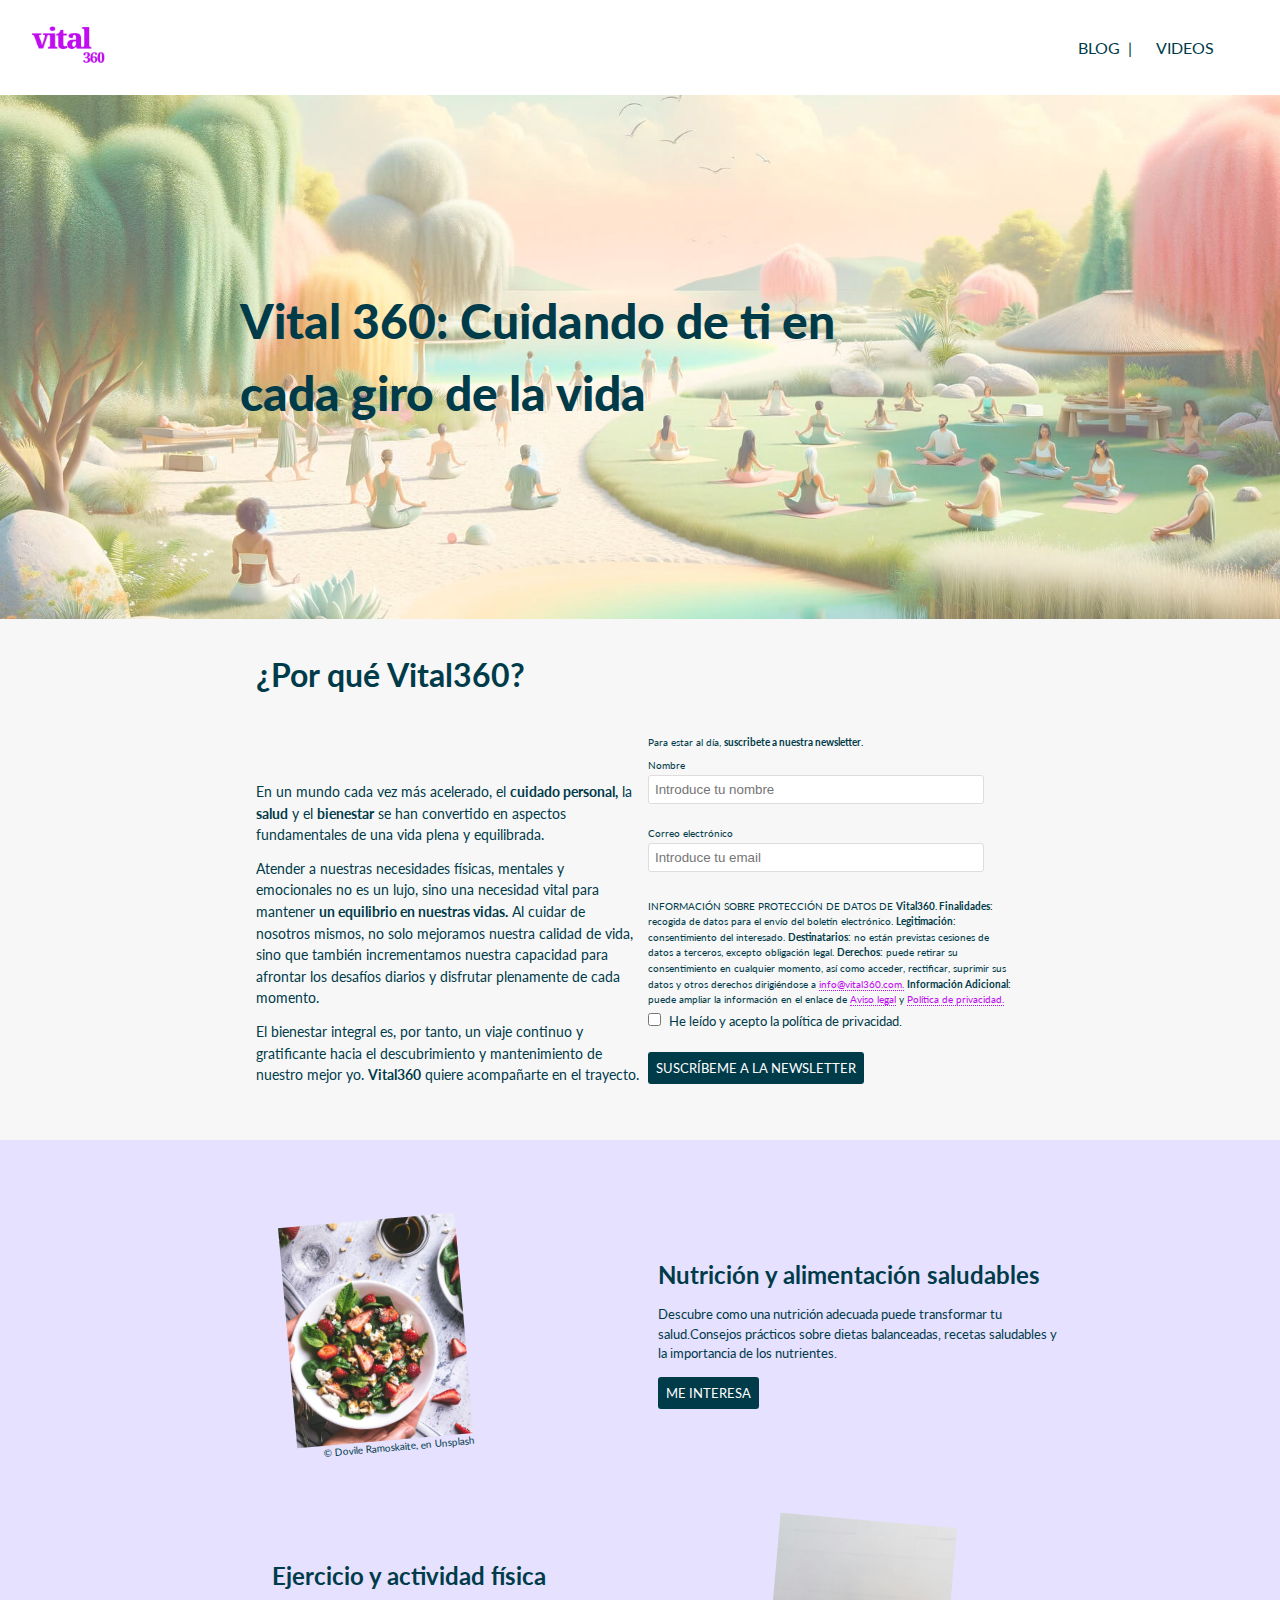
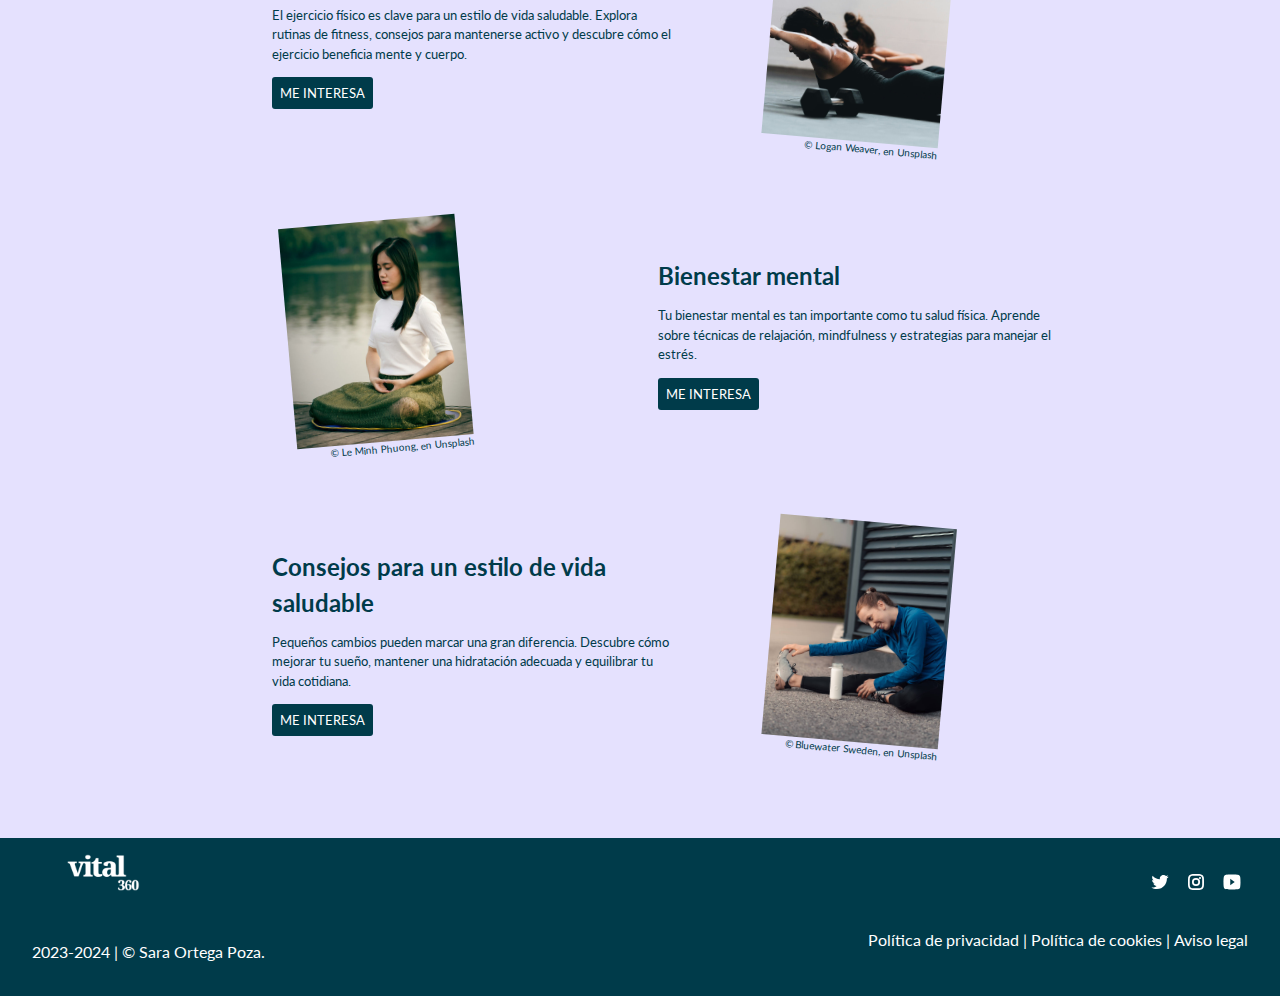
<file: index.html>
<!DOCTYPE html>
<html lang="es">
  <head>
    <meta charset="UTF-8" />
    <meta name="viewport" content="width=device-width, initial-scale=1.0" />
    <title>Vital 360 | Cuidando de ti en cada giro de la vida</title>
    <meta
      name="description"
      content="Bienvenido al sitio oficial de Vital 360, nos importa el cuidado personal, la salud y tu bienestar"
    />
    <link rel="icon" type="image/png" sizes="32x32" href="favicon.png" />
    <link rel="preconnect" href="https://fonts.googleapis.com" />
    <link rel="preconnect" href="https://fonts.gstatic.com" crossorigin />
    <link
      href="https://fonts.googleapis.com/css2?family=Lato:wght@400;700;900&family=Noto+Serif:wght@600&display=swap"
      rel="stylesheet"
    />
    <link rel="stylesheet" href="estilos.css"/>
  </head>
  <body>
    <header>
      <div class="container">
        <nav>
          <a href="index.html"
            ><img
              src="logoVital360.svg"
              class="logo-cabecera"
              alt="Vital 360 logo"
              width="73"
              height="89"
          /></a>
          <ul>
            <li><a href="blog.html">BLOG</a></li>
            <li>|</li>
            <li><a href="videos.html">VIDEOS</a></li>
          </ul>
        </nav>
      </div>
    </header>
    <main>
      <div class="container">
        <div id="seccion1">
          <h1 id="titulo">Vital 360: Cuidando de ti en cada giro de la vida</h1>
        </div>
        <div id="seccion2">
          <div class="parte1">
            <h2>¿Por qué Vital360?</h2>
          </div>
          <div class="parrafos">
            <p>
              En un mundo cada vez más acelerado, el
              <b>cuidado personal,</b> la <b>salud</b> y el <b>bienestar</b> se
              han convertido en aspectos fundamentales de una vida plena y
              equilibrada.
            </p>
            <p>
              Atender a nuestras necesidades físicas, mentales y emocionales no
              es un lujo, sino una necesidad vital para mantener
              <b>un equilibrio en nuestras vidas.</b> Al cuidar de nosotros
              mismos, no solo mejoramos nuestra calidad de vida, sino que
              también incrementamos nuestra capacidad para afrontar los desafíos
              diarios y disfrutar plenamente de cada momento.
            </p>
            <p>
              El bienestar integral es, por tanto, un viaje continuo y
              gratificante hacia el descubrimiento y mantenimiento de nuestro
              mejor yo. <b>Vital360</b> quiere acompañarte en el trayecto.
            </p>
          </div>
          <form>
            <div class="parte2">
              <p>Para estar al día, <b>suscribete a nuestra newsletter.</b></p>
              <ul>
                <li>
                  <label for="name">Nombre</label>
                  <input
                    type="text"
                    id="name"
                    name="name"
                    placeholder="Introduce tu nombre"
                    pattern="[a-zA-ZàáâäãåąčćęèéêëėįìíîïłńòóôöõøùúûüųūÿýżźñçčšžÀÁÂÄÃÅĄĆČĖĘÈÉÊËÌÍÎÏĮŁŃÒÓÔÖÕØÙÚÛÜŲŪŸÝŻŹÑßÇŒÆČŠŽ∂ð ,.'\-]{3,64}"
                    title="Solo caracteres alfabéticos. Un mínimo de 3 y un máximo de 64 caracteres"
                  />
                </li>
                <li>
                  <label for="email">Correo electrónico</label>
                  <input
                    type="email"
                    id="email"
                    name="email"
                    placeholder="Introduce tu email"
                  />
                </li>
              </ul>
              <div id="informacion">
                <p>
                  INFORMACIÓN SOBRE PROTECCIÓN DE DATOS DE
                  <b>Vital360. Finalidades:</b> recogida de datos para el envío
                  del boletín electrónico. <b>Legitimación:</b> consentimiento
                  del interesado. <b>Destinatarios:</b> no están previstas
                  cesiones de datos a terceros, excepto obligación legal.
                  <b>Derechos:</b> puede retirar su consentimiento en cualquier
                  momento, así como acceder, rectificar, suprimir sus datos y
                  otros derechos dirigiéndose a
                  <a href="mailto:info@vital360.com">info@vital360.com.</a>
                  <b>Información Adicional:</b> puede ampliar la información en
                  el enlace de <a href="#">Aviso legal</a> y
                  <a href="#">Política de privacidad.</a>
                </p>
              </div>
            </div>
            <div>
              <label for="politica"
                ><input type="checkbox" name="terms" id="politica" required />He
                leído y acepto la política de privacidad.
              </label>
            </div>
            <div>
              <button type="submit">SUSCRÍBEME A LA NEWSLETTER</button>
            </div>
          </form>
        </div>
      </div>
      <div id="seccion3">
        <figure id="bloc1">
          <img src="home-bloc1.jpg" alt="Un bowl con comida saludable" />
          <figcaption>&copy; Dovile Ramoskaite, en Unsplash</figcaption>
        </figure>
        <div id="bloc5">
          <h3>Nutrición y alimentación saludables</h3>
          <p id="introduccion">
            Descubre como una nutrición adecuada puede transformar tu
            salud.Consejos prácticos sobre dietas balanceadas, recetas
            saludables y la importancia de los nutrientes.
          </p>
          <a href="#">ME INTERESA</a>
        </div>
        <figure id="bloc2">
          <img src="home-bloc2.jpg" alt="Un bowl con comida saludable" />
          <figcaption>&copy; Logan Weaver, en Unsplash</figcaption>
        </figure>
        <div id="bloc6">
          <h3>Ejercicio y actividad física</h3>
          <p>
            El ejercicio físico es clave para un estilo de vida saludable.
            Explora rutinas de fitness, consejos para mantenerse activo y
            descubre cómo el ejercicio beneficia mente y cuerpo.
          </p>
          <a href="#">ME INTERESA</a>
        </div>
        <figure id="bloc3">
          <img src="home-bloc3.jpg" alt="Una mujer meditando" />
          <figcaption>&copy; Le Minh Phuong, en Unsplash</figcaption>
        </figure>
        <div id="bloc7">
          <h3>Bienestar mental</h3>
          <p>
            Tu bienestar mental es tan importante como tu salud física. Aprende
            sobre técnicas de relajación, mindfulness y estrategias para manejar
            el estrés.
          </p>
          <a href="#">ME INTERESA</a>
        </div>
        <figure id="bloc4">
          <img
            src="home-bloc4.jpg"
            alt="Una mujer haciendo estiramientos"
          />
          <figcaption>&copy; Bluewater Sweden, en Unsplash</figcaption>
        </figure>
        <div id="bloc8">
          <h3>Consejos para un estilo de vida saludable</h3>
          <p>
            Pequeños cambios pueden marcar una gran diferencia. Descubre cómo
            mejorar tu sueño, mantener una hidratación adecuada y equilibrar tu
            vida cotidiana.
          </p>
          <a href="#">ME INTERESA</a>
        </div>
      </div>
    </main>
    <footer>
      <div class="container">
        <img
          src="logoVital360-n.svg"
          class="imagenFooter"
          alt="Vital 360 logo"
          width="143"
          height="149"
        />
        <p class="copyright">2023-2024 | &copy; Sara Ortega Poza.</p>
        <ul id="redes">
          <li>
            <a href=""
              ><img src="twitter.svg" alt="twitter" width="24" height="24"
            /></a>
          </li>
          <li>
            <a href=""
              ><img
                src="instagram.svg"
                alt="instagram"
                width="24"
                height="24"
            /></a>
          </li>
          <li>
            <a href=""
              ><img src="youtube.svg" alt="youtube" width="24" height="24"
            /></a>
          </li>
        </ul>
        <ul>
          <li><a href="">Política de privacidad</a></li>
          <li>|</li>
          <li>
            <a href="">Política de <span lang="en">cookies</span></a>
          </li>
          <li>|</li>
          <li><a href="">Aviso legal</a></li>
        </ul>
      </div>
    </footer>
  </body>
</html>
</file>
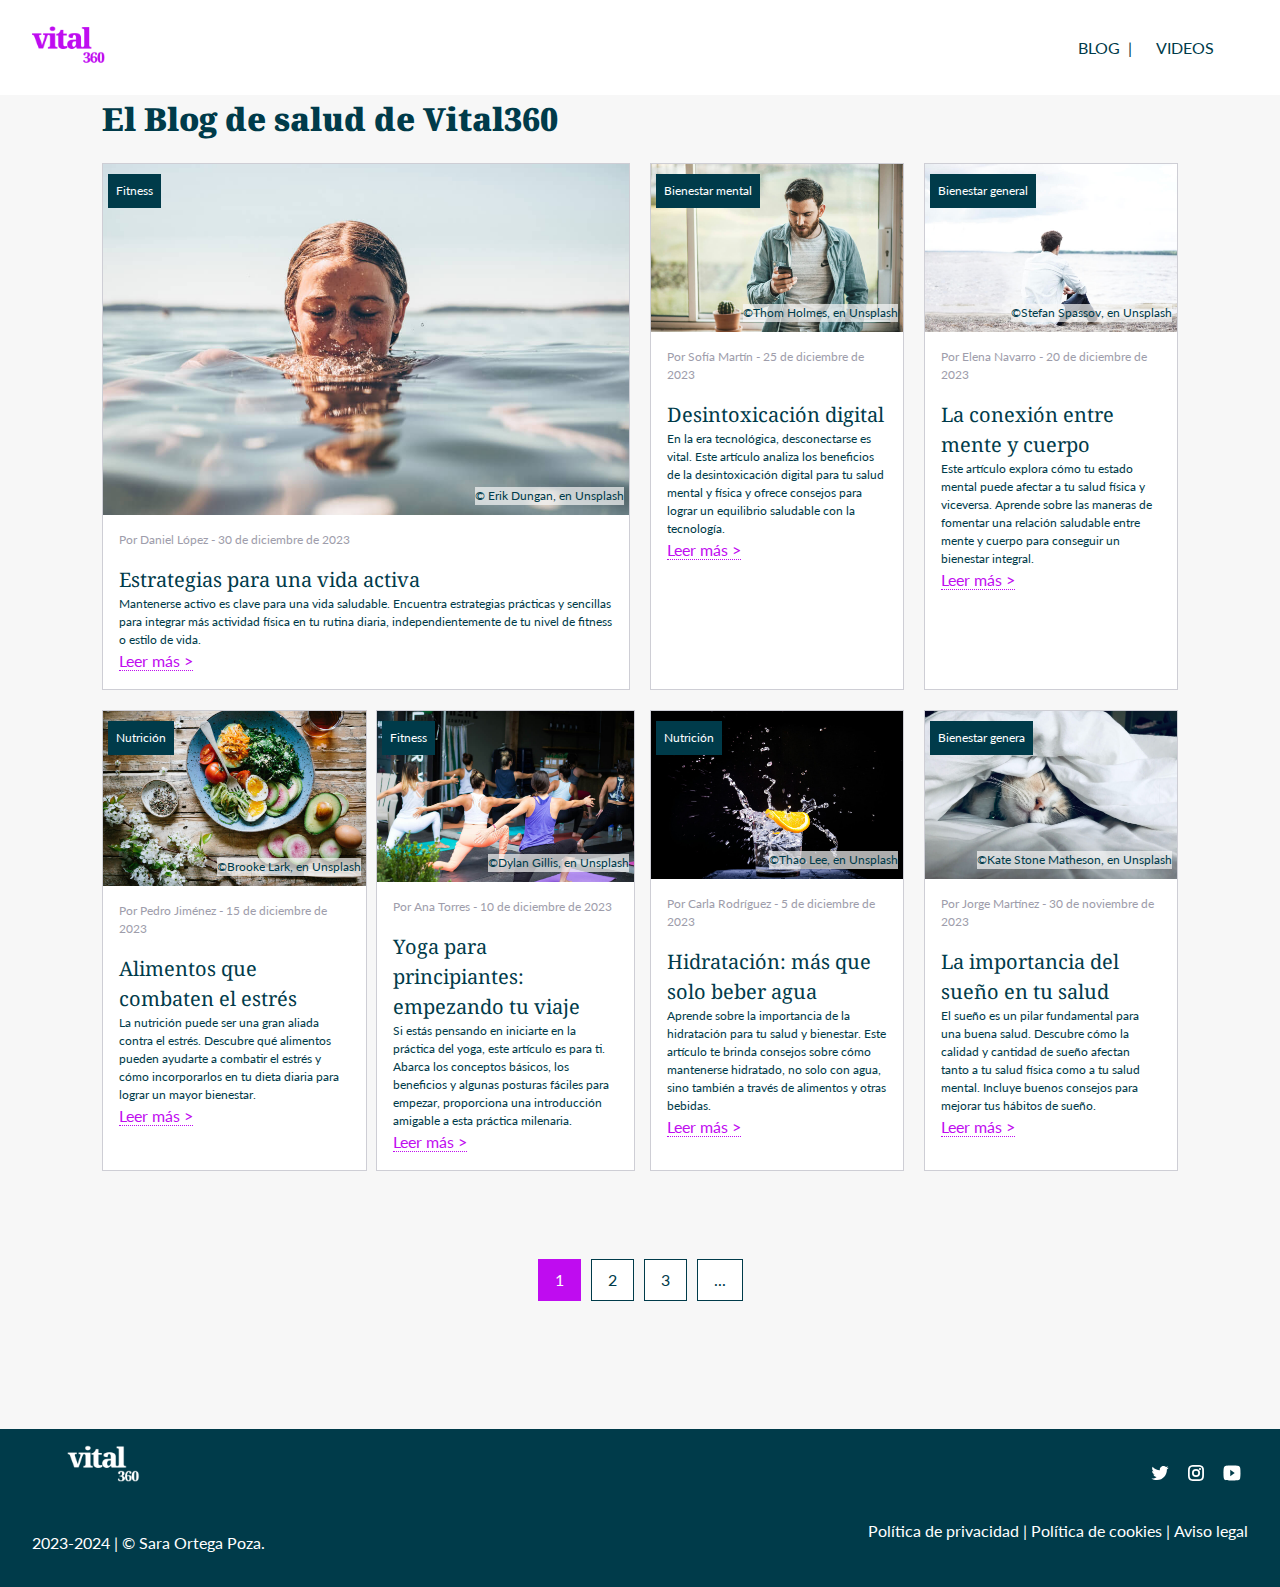
<file: blog.html>
<!DOCTYPE html>
<html lang="es">
  <head>
    <meta charset="UTF-8" />
    <meta name="viewport" content="width=device-width, initial-scale=1.0" />
    <title>Vital 360 | Cuidando de ti en cada giro de la vida</title>
    <meta
      name="description"
      content="Bienvenido al sitio oficial de Vital 360, nos importa el cuidado personal, la salud y tu bienestar"
    />
    <link rel="icon" type="image/png" sizes="32x32" href="img/favicon.png" />
    <link rel="preconnect" href="https://fonts.googleapis.com" />
    <link rel="preconnect" href="https://fonts.gstatic.com" crossorigin />
    <link
      href="https://fonts.googleapis.com/css2?family=Lato:wght@400;700;900&family=Noto+Serif:wght@600&display=swap"
      rel="stylesheet"
    />
    <link rel="stylesheet" href="estilos.css" />
  </head>
  <body>
    <header>
      <div class="container">
        <nav>
         <a href="index.html"
            ><img
              src="logoVital360.svg"
              class="logo-cabecera"
              alt="Vital 360 logo"
              width="73"
              height="89"
          /></a>
          <ul>
            <li><a href="blog.html">BLOG</a></li>
            <li>|</li>
            <li><a href="videos.html">VIDEOS</a></li>
          </ul>
        </nav>
      </div>
    </header>
    <main id="blog">
      <h1>El Blog de salud de Vital360</h1>
      <article id="Figura1">
        <div class="bloque1">
          <img
            src="estrategias-vida-activa.jpg"
            alt="Una chica en el mar"
          />
          <a href="">Fitness</a>
          <div>&copy; Erik Dungan, en Unsplash</div>
        </div>
        <div class="bloque2">
          <p class="autor">Por Daniel López - 30 de diciembre de 2023</p>
          <h2><a href="entrada.html">Estrategias para una vida activa</a></h2>
          <p>
            Mantenerse activo es clave para una vida saludable. Encuentra
            estrategias prácticas y sencillas para integrar más actividad física
            en tu rutina diaria, independientemente de tu nivel de fitness o
            estilo de vida.
          </p>
          <a href="entrada.html">Leer más ></a>
        </div>
      </article>
      <article id="Figura2">
        <div class="bloque1">
          <img
            src="desintoxicacion-digital.jpg"
            alt="Un chico mirando el movíl"
          />
          <a href="">Bienestar mental</a>
          <div>&copy;Thom Holmes, en Unsplash</div>
        </div>
        <div class="bloque2">
          <p class="autor">Por Sofía Martín - 25 de diciembre de 2023</p>
          <h2><a href="">Desintoxicación digital</a></h2>
          <p>
            En la era tecnológica, desconectarse es vital. Este artículo analiza
            los beneficios de la desintoxicación digital para tu salud mental y
            física y ofrece consejos para lograr un equilibrio saludable con la
            tecnología.
          </p>
          <a href="">Leer más ></a>
        </div>
      </article>
      <article id="Figura3">
        <div class="bloque1">
          <img
            src="conexion-mente-cuerpo.jpg"
            alt="Un chico mirando al mar"
          />
          <a href="">Bienestar general</a>
          <div>&copy;Stefan Spassov, en Unsplash</div>
        </div>
        <div class="bloque2">
          <p class="autor">Por Elena Navarro - 20 de diciembre de 2023</p>
          <h2><a href="">La conexión entre mente y cuerpo</a></h2>
          <p>
            Este artículo explora cómo tu estado mental puede afectar a tu salud
            física y viceversa. Aprende sobre las maneras de fomentar una
            relación saludable entre mente y cuerpo para conseguir un bienestar
            integral.
          </p>
          <a href="">Leer más ></a>
        </div>
      </article>
      <article id="Figura4">
        <div class="bloque1">
          <img
            src="alimentos-combaten-estres.jpg"
            alt="Alimentos sobre una mesa"
          />
          <a href="">Nutrición</a>
          <div>&copy;Brooke Lark, en Unsplash</div>
        </div>
        <div class="bloque2">
          <p class="autor">Por Pedro Jiménez - 15 de diciembre de 2023</p>
          <h2><a href="">Alimentos que combaten el estrés</a></h2>
          <p>
            La nutrición puede ser una gran aliada contra el estrés. Descubre
            qué alimentos pueden ayudarte a combatir el estrés y cómo
            incorporarlos en tu dieta diaria para lograr un mayor bienestar.
          </p>
          <a href="">Leer más ></a>
        </div>
      </article>
      <article id="Figura5">
        <div class="bloque1">
          <img src="yoga-principiantes.jpg" alt="Personas haciendo yoga" />
          <a href="">Fitness</a>
          <div>&copy;Dylan Gillis, en Unsplash</div>
        </div>
        <div class="bloque2">
          <p class="autor">Por Ana Torres - 10 de diciembre de 2023</p>
          <h2><a href="">Yoga para principiantes: empezando tu viaje</a></h2>
          <p>
            Si estás pensando en iniciarte en la práctica del yoga, este
            artículo es para ti. Abarca los conceptos básicos, los beneficios y
            algunas posturas fáciles para empezar, proporciona una introducción
            amigable a esta práctica milenaria.
          </p>
          <a href="">Leer más ></a>
        </div>
      </article>
      <article id="Figura6">
        <div class="bloque1">
          <img
            src="hidratacion.jpg"
            alt="Un vaso al que se le desborda el agua"
          />
          <a href="">Nutrición</a>
          <div>&copy;Thao Lee, en Unsplash</div>
        </div>
        <div class="bloque2">
          <p class="autor">Por Carla Rodríguez - 5 de diciembre de 2023</p>
          <h2><a href="">Hidratación: más que solo beber agua</a></h2>
          <p>
            Aprende sobre la importancia de la hidratación para tu salud y
            bienestar. Este artículo te brinda consejos sobre cómo mantenerse
            hidratado, no solo con agua, sino también a través de alimentos y
            otras bebidas.
          </p>
          <a href="">Leer más ></a>
        </div>
      </article>
      <article id="Figura7">
        <div class="bloque1">
          <img
            src="importancia-sueno-salud.jpg"
            alt="Un gato dormido debajo de una manta"
          />
          <a href="">Bienestar genera</a>
          <div>&copy;Kate Stone Matheson, en Unsplash</div>
        </div>
        <div class="bloque2">
          <p class="autor">Por Jorge Martínez - 30 de noviembre de 2023</p>
          <h2><a href="">La importancia del sueño en tu salud</a></h2>
          <p>
            El sueño es un pilar fundamental para una buena salud. Descubre cómo
            la calidad y cantidad de sueño afectan tanto a tu salud física como
            a tu salud mental. Incluye buenos consejos para mejorar tus hábitos
            de sueño.
          </p>
          <a href="">Leer más ></a>
        </div>
      </article>
      <div class="paginacion">
        <a href="#" class="pagina-actual">1</a>
        <a href="#">2</a>
        <a href="#">3</a>
        <a href="#">...</a>
      </div>
    </main>
    <footer>
      <div class="container">
        <img
          src="logoVital360-n.svg"
          class="imagenFooter"
          alt="Vital 360 logo"
          width="143"
          height="149"
        />
        <p class="copyright">2023-2024 | &copy; Sara Ortega Poza.</p>
        <ul id="redes">
          <li>
            <a href=""
              ><img src="twitter.svg" alt="twitter" width="24" height="24"
            /></a>
          </li>
          <li>
            <a href=""
              ><img
                src="instagram.svg"
                alt="instagram"
                width="24"
                height="24"
            /></a>
          </li>
          <li>
            <a href=""
              ><img src="youtube.svg" alt="youtube" width="24" height="24"
            /></a>
          </li>
        </ul>
        <ul>
          <li><a href="">Política de privacidad</a></li>
          <li>|</li>
          <li>
            <a href="">Política de <span lang="en">cookies</span></a>
          </li>
          <li>|</li>
          <li><a href="">Aviso legal</a></li>
        </ul>
      </div>
    </footer>
  </body>
</html>
</file>
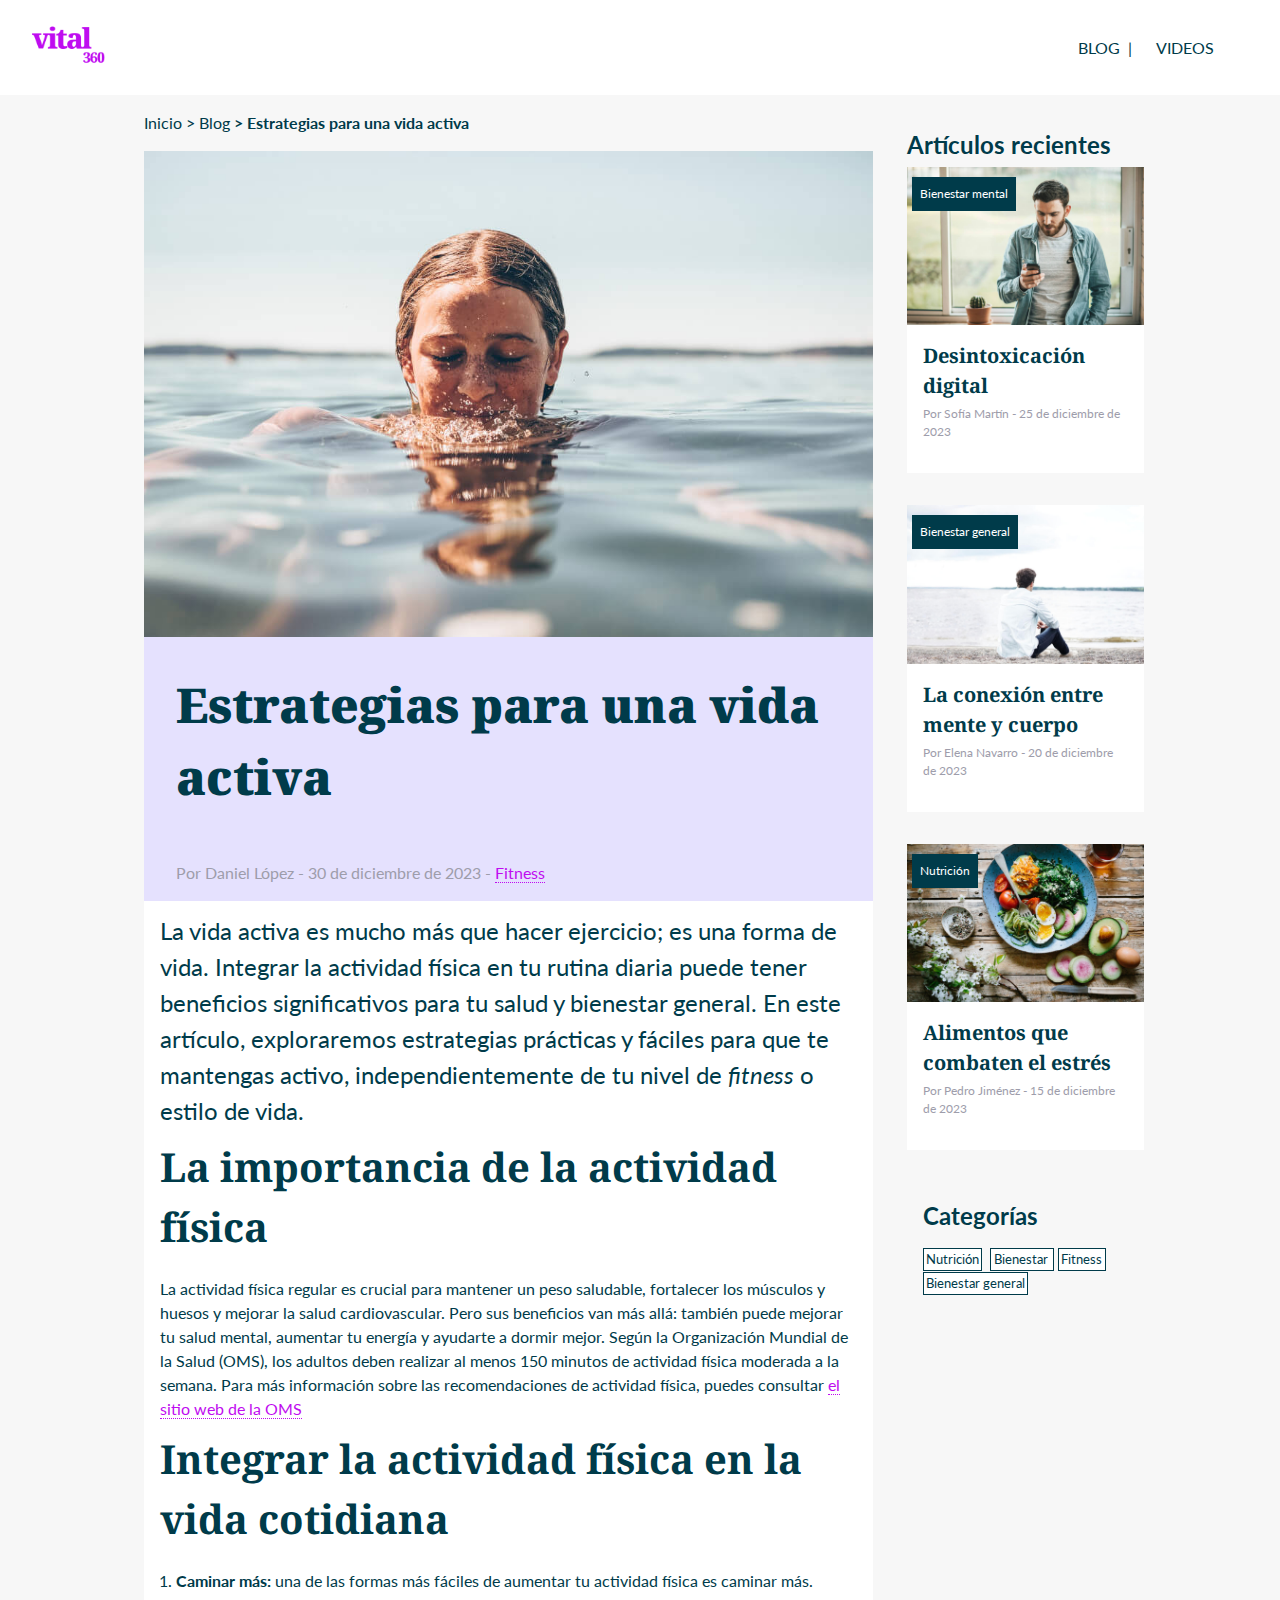
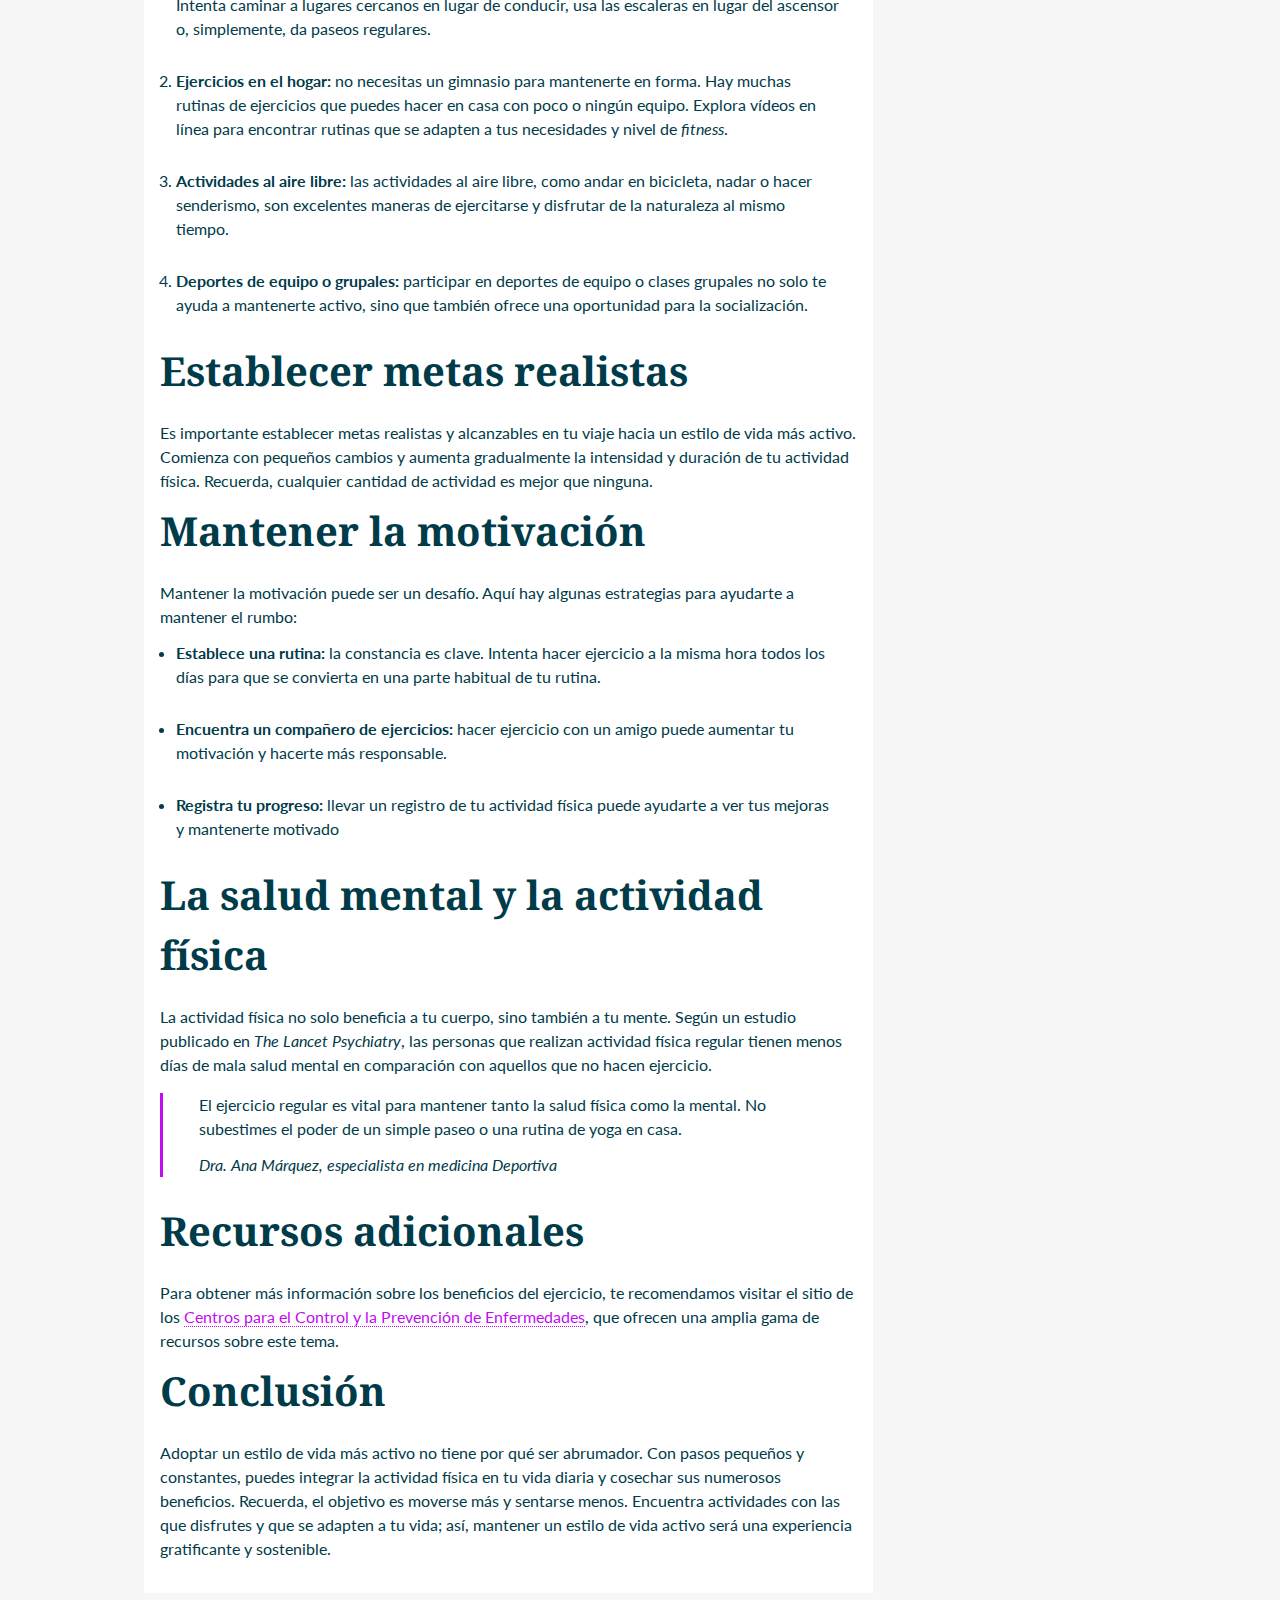
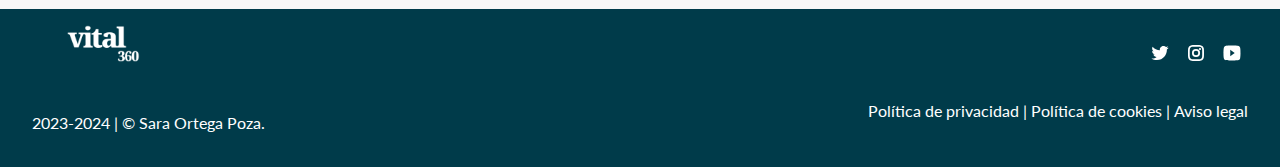
<file: entrada.html>
<!DOCTYPE html>
<html lang="es">
  <head>
    <meta charset="UTF-8" />
    <meta name="viewport" content="width=device-width, initial-scale=1.0" />
    <title>Vital 360 | Cuidando de ti en cada giro de la vida</title>
    <meta
      name="description"
      content="Bienvenido al sitio oficial de Vital 360, nos importa el cuidado personal, la salud y tu bienestar"
    />
    <link rel="icon" type="image/png" sizes="32x32" href="img/favicon.png" />
    <link rel="preconnect" href="https://fonts.googleapis.com" />
    <link rel="preconnect" href="https://fonts.gstatic.com" crossorigin />
    <link
      href="https://fonts.googleapis.com/css2?family=Lato:wght@400;700;900&family=Noto+Serif:wght@600&display=swap"
      rel="stylesheet"
    />
    <link rel="stylesheet" href="estilos.css" />
  </head>
  <body>
    <header>
      <div class="container">
        <nav>
          <a href="index.html"
            ><img
              src="logoVital360.svg"
              class="logo-cabecera"
              alt="Vital 360 logo"
              width="73"
              height="89"
          /></a>
          <ul>
            <li><a href="blog.html">BLOG</a></li>
            <li>|</li>
            <li><a href="videos.html">VIDEOS</a></li>
          </ul>
        </nav>
      </div>
    </header>
    <main id="entrada">
      <article>
        <header>
          <p>
            <a href="index.html">Inicio</a> > <a href="blog.html">Blog</a>
            <b>> Estrategias para una vida activa</b>
          </p>
        </header>
        <div class="cuerpo">
          <img
            src="estrategias-vida-activa.jpg"
            alt="Una chica en el mar"
          />
          <div id="subtitulo">
            <h1>Estrategias para una vida activa</h1>
            <p class="autor">
              Por Daniel López - 30 de diciembre de 2023 -
              <a href="#">Fitness</a>
            </p>
          </div>
          <p id="intro">
            La vida activa es mucho más que hacer ejercicio; es una forma de
            vida. Integrar la actividad física en tu rutina diaria puede tener
            beneficios significativos para tu salud y bienestar general. En este
            artículo, exploraremos estrategias prácticas y fáciles para que te
            mantengas activo, independientemente de tu nivel de
            <i lang="en">fitness</i> o estilo de vida.
          </p>
          <h2>La importancia de la actividad física</h2>
          <p>
            La actividad física regular es crucial para mantener un peso
            saludable, fortalecer los músculos y huesos y mejorar la salud
            cardiovascular. Pero sus beneficios van más allá: también puede
            mejorar tu salud mental, aumentar tu energía y ayudarte a dormir
            mejor. Según la Organización Mundial de la Salud (OMS), los adultos
            deben realizar al menos 150 minutos de actividad física moderada a
            la semana. Para más información sobre las recomendaciones de
            actividad física, puedes consultar
            <a
              href="https://www.cdc.gov/physicalactivity/basics/pa-health/index.htm"
              >el sitio web de la OMS</a
            >
          </p>
          <h2>Integrar la actividad física en la vida cotidiana</h2>
          <ol>
            <li>
              <b>Caminar más:</b> una de las formas más fáciles de aumentar tu
              actividad física es caminar más. Intenta caminar a lugares
              cercanos en lugar de conducir, usa las escaleras en lugar del
              ascensor o, simplemente, da paseos regulares.
            </li>
            <li>
              <b>Ejercicios en el hogar:</b> no necesitas un gimnasio para
              mantenerte en forma. Hay muchas rutinas de ejercicios que puedes
              hacer en casa con poco o ningún equipo. Explora vídeos en línea
              para encontrar rutinas que se adapten a tus necesidades y nivel de
              <i lang="en">fitness</i>.
            </li>
            <li>
              <b>Actividades al aire libre:</b> las actividades al aire libre,
              como andar en bicicleta, nadar o hacer senderismo, son excelentes
              maneras de ejercitarse y disfrutar de la naturaleza al mismo
              tiempo.
            </li>
            <li>
              <b>Deportes de equipo o grupales:</b> participar en deportes de
              equipo o clases grupales no solo te ayuda a mantenerte activo,
              sino que también ofrece una oportunidad para la socialización.
            </li>
          </ol>
          <h2>Establecer metas realistas</h2>
          <p>
            Es importante establecer metas realistas y alcanzables en tu viaje
            hacia un estilo de vida más activo. Comienza con pequeños cambios y
            aumenta gradualmente la intensidad y duración de tu actividad
            física. Recuerda, cualquier cantidad de actividad es mejor que
            ninguna.
          </p>
          <h2>Mantener la motivación</h2>
          <p>
            Mantener la motivación puede ser un desafío. Aquí hay algunas
            estrategias para ayudarte a mantener el rumbo:
          </p>
          <ul>
            <li>
              <b>Establece una rutina:</b> la constancia es clave. Intenta hacer
              ejercicio a la misma hora todos los días para que se convierta en
              una parte habitual de tu rutina.
            </li>
            <li>
              <b>Encuentra un compañero de ejercicios:</b> hacer ejercicio con
              un amigo puede aumentar tu motivación y hacerte más responsable.
            </li>
            <li>
              <b>Registra tu progreso:</b> llevar un registro de tu actividad
              física puede ayudarte a ver tus mejoras y mantenerte motivado
            </li>
          </ul>
          <h2>La salud mental y la actividad física</h2>
          <p>
            La actividad física no solo beneficia a tu cuerpo, sino también a tu
            mente. Según un estudio publicado en
            <cite>The Lancet Psychiatry</cite>, las personas que realizan
            actividad física regular tienen menos días de mala salud mental en
            comparación con aquellos que no hacen ejercicio.
          </p>
          <blockquote>
            <p>
              El ejercicio regular es vital para mantener tanto la salud física
              como la mental. No subestimes el poder de un simple paseo o una
              rutina de yoga en casa.
            </p>
            <p><i>Dra. Ana Márquez, especialista en medicina Deportiva</i></p>
          </blockquote>
          <h2>Recursos adicionales</h2>
          <p>
            Para obtener más información sobre los beneficios del ejercicio, te
            recomendamos visitar el sitio de los
            <a
              href="https://www.cdc.gov/physicalactivity/basics/pa-health/index.htm"
              >Centros para el Control y la Prevención de Enfermedades</a
            >, que ofrecen una amplia gama de recursos sobre este tema.
          </p>
          <h2>Conclusión</h2>
          <p>
            Adoptar un estilo de vida más activo no tiene por qué ser abrumador.
            Con pasos pequeños y constantes, puedes integrar la actividad física
            en tu vida diaria y cosechar sus numerosos beneficios. Recuerda, el
            objetivo es moverse más y sentarse menos. Encuentra actividades con
            las que disfrutes y que se adapten a tu vida; así, mantener un
            estilo de vida activo será una experiencia gratificante y
            sostenible.
          </p>
        </div>
      </article>
      <div class="Articulos">
        <h3>Artículos recientes</h3>
        <article id="Articulo2">
          <div class="bloque1">
            <img
              src="desintoxicacion-digital.jpg"
              alt="Un chico mirando el movíl"
            />
            <a href="">Bienestar mental</a>
          </div>
          <div class="bloque2">
            <h3><a href="">Desintoxicación digital</a></h3>
            <p class="autor">Por Sofía Martín - 25 de diciembre de 2023</p>
          </div>
        </article>
        <article id="Articulo3">
          <div class="bloque1">
            <img
              src="conexion-mente-cuerpo.jpg"
              alt="Un chico mirando al mar"
            />
            <a href="">Bienestar general</a>
          </div>
          <div class="bloque2">
            <h3><a href="">La conexión entre mente y cuerpo</a></h3>
            <p class="autor">Por Elena Navarro - 20 de diciembre de 2023</p>
          </div>
        </article>
        <article id="Articulo4">
          <div class="bloque1">
            <img
              src="alimentos-combaten-estres.jpg"
              alt="Alimentos sobre una mesa"
            />
            <a href="">Nutrición</a>
          </div>
          <div class="bloque2">
            <h3><a href="">Alimentos que combaten el estrés</a></h3>
            <p class="autor">Por Pedro Jiménez - 15 de diciembre de 2023</p>
          </div>
        </article>
        <div class="C2">
          <h3>Categorías</h3>
          <a href="#" class="pagina-actual">Nutrición</a>
          <a href="#">Bienestar </a>
          <a href="#">Fitness</a>
          <a href="#">Bienestar general</a>
        </div>
      </div>
    </main>
    <footer>
      <div class="container">
        <img
          src="logoVital360-n.svg"
          class="imagenFooter"
          alt="Vital 360 logo"
          width="143"
          height="149"
        />
        <p class="copyright">2023-2024 | &copy; Sara Ortega Poza.</p>
        <ul id="redes">
          <li>
            <a href=""
              ><img src="twitter.svg" alt="twitter" width="24" height="24"
            /></a>
          </li>
          <li>
            <a href=""
              ><img
                src="instagram.svg"
                alt="instagram"
                width="24"
                height="24"
            /></a>
          </li>
          <li>
            <a href=""
              ><img src="youtube.svg" alt="youtube" width="24" height="24"
            /></a>
          </li>
        </ul>
        <ul>
          <li><a href="">Política de privacidad</a></li>
          <li>|</li>
          <li>
            <a href="">Política de <span lang="en">cookies</span></a>
          </li>
          <li>|</li>
          <li><a href="">Aviso legal</a></li>
        </ul>
      </div>
    </footer>
  </body>
</html>
</file>
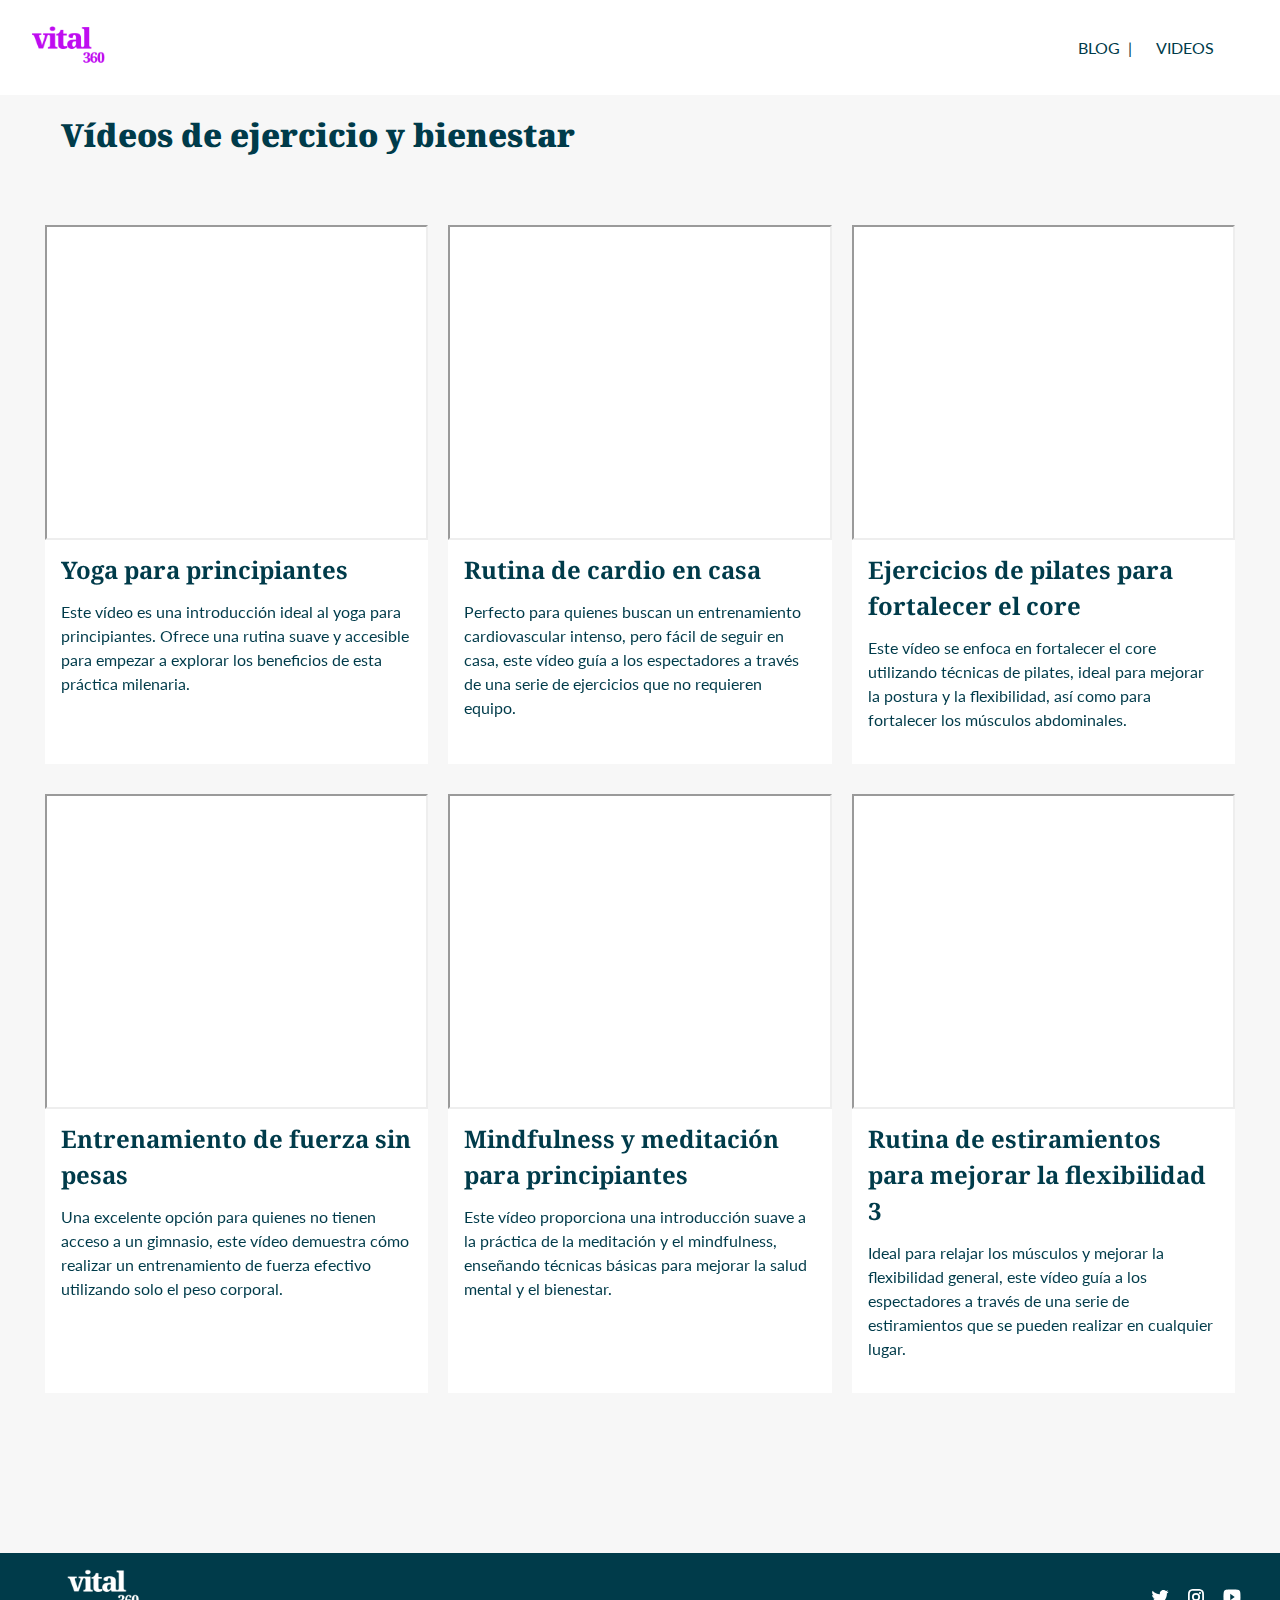
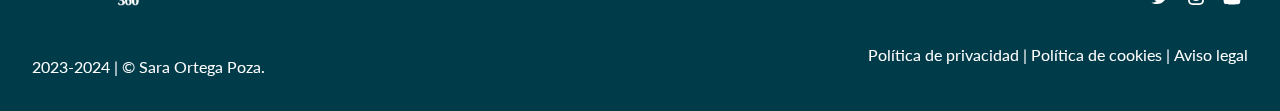
<file: videos.html>
<!DOCTYPE html>
<html lang="es">
  <head>
    <meta charset="UTF-8" />
    <meta name="viewport" content="width=device-width, initial-scale=1.0" />
    <title>Vital 360 | Cuidando de ti en cada giro de la vida</title>
    <meta
      name="description"
      content="Bienvenido al sitio oficial de Vital 360, nos importa el cuidado personal, la salud y tu bienestar"
    />
    <link rel="icon" type="image/png" sizes="32x32" href="favicon.png" />
    <link rel="preconnect" href="https://fonts.googleapis.com" />
    <link rel="preconnect" href="https://fonts.gstatic.com" crossorigin />
    <link
      href="https://fonts.googleapis.com/css2?family=Lato:wght@400;700;900&family=Noto+Serif:wght@600&display=swap"
      rel="stylesheet"
    />
    <link rel="stylesheet" href="estilos.css" />
  </head>
  <body>
    <header>
      <div class="container">
        <nav>
          <a href="index.html"
            ><img
              src="logoVital360.svg"
              class="logo-cabecera"
              alt="Vital 360 logo"
              width="73"
              height="89"
          /></a>
          <ul>
            <li><a href="blog.html">BLOG</a></li>
            <li>|</li>
            <li><a href="videos.html">VIDEOS</a></li>
          </ul>
        </nav>
      </div>
    </header>
    <main id="videos">
      <h1>Vídeos de ejercicio y bienestar</h1>
      <figure class="Video1">
        <iframe
          width="560"
          height="315"
          src="https://www.youtube.com/embed/VaoV1PrYft4?si=QD_GRva7NADlylAT"
          title="YouTube video player"
          allow="accelerometer; autoplay; clipboard-write; encrypted-media; gyroscope; picture-in-picture; web-share"
          allowfullscreen
        ></iframe>
        <h2>Yoga para principiantes</h2>
        <p>
          Este vídeo es una introducción ideal al yoga para principiantes.
          Ofrece una rutina suave y accesible para empezar a explorar los
          beneficios de esta práctica milenaria.
        </p>
      </figure>
      <figure class="Video2">
        <iframe
          width="560"
          height="315"
          src="https://www.youtube.com/embed/ksi-c8YgClY?si=Gfv-ubX1TLCUmvx9"
          title="YouTube video player"
          allow="accelerometer; autoplay; clipboard-write; encrypted-media; gyroscope; picture-in-picture; web-share"
          allowfullscreen
        ></iframe>
        <h2>Rutina de cardio en casa</h2>
        <p>
          Perfecto para quienes buscan un entrenamiento cardiovascular intenso,
          pero fácil de seguir en casa, este vídeo guía a los espectadores a
          través de una serie de ejercicios que no requieren equipo.
        </p>
      </figure>
      <figure class="Video3">
        <iframe
          width="560"
          height="315"
          src="https://www.youtube.com/embed/qXr7xHZUxvY?si=bMxAP8SwgGeVPgfp"
          title="YouTube video player"
          allow="accelerometer; autoplay; clipboard-write; encrypted-media; gyroscope; picture-in-picture; web-share"
          allowfullscreen
        ></iframe>
        <h2>Ejercicios de pilates para fortalecer el core</h2>
        <p>
          Este vídeo se enfoca en fortalecer el core utilizando técnicas de
          pilates, ideal para mejorar la postura y la flexibilidad, así como
          para fortalecer los músculos abdominales.
        </p>
      </figure>
      <figure class="Video4">
        <iframe
          width="560"
          height="315"
          src="https://www.youtube.com/embed/mT8MVyEopgs?si=rNLaW6bqqsZaZI9N"
          title="YouTube video player"
          allow="accelerometer; autoplay; clipboard-write; encrypted-media; gyroscope; picture-in-picture; web-share"
          allowfullscreen
        ></iframe>
        <h2>Entrenamiento de fuerza sin pesas</h2>
        <p>
          Una excelente opción para quienes no tienen acceso a un gimnasio, este
          vídeo demuestra cómo realizar un entrenamiento de fuerza efectivo
          utilizando solo el peso corporal.
        </p>
      </figure>
      <figure class="Video5">
        <iframe
          width="560"
          height="315"
          src="https://www.youtube.com/embed/ZToicYcHIOU?si=YvmHB9mt-iultakE"
          title="YouTube video player"
          allow="accelerometer; autoplay; clipboard-write; encrypted-media; gyroscope; picture-in-picture; web-share"
          allowfullscreen
        ></iframe>
        <h2>Mindfulness y meditación para principiantes</h2>
        <p>
          Este vídeo proporciona una introducción suave a la práctica de la
          meditación y el mindfulness, enseñando técnicas básicas para mejorar
          la salud mental y el bienestar.
        </p>
      </figure>
      <figure class="Video6">
        <iframe
          width="560"
          height="315"
          src="https://www.youtube.com/embed/2L2lnxIcNmo?si=STsN205TFYSrUQBj"
          title="YouTube video player"
          allow="accelerometer; autoplay; clipboard-write; encrypted-media; gyroscope; picture-in-picture; web-share"
          allowfullscreen
        ></iframe>
        <h2>Rutina de estiramientos para mejorar la flexibilidad 3</h2>
        <p>
          Ideal para relajar los músculos y mejorar la flexibilidad general,
          este vídeo guía a los espectadores a través de una serie de
          estiramientos que se pueden realizar en cualquier lugar.
        </p>
      </figure>
    </main>
    <footer>
      <div class="container">
        <img
          src="logoVital360-n.svg"
          class="imagenFooter"
          alt="Vital 360 logo"
          width="143"
          height="149"
        />
        <p class="copyright">2023-2024 | &copy; Sara Ortega Poza.</p>
        <ul id="redes">
          <li>
            <a href=""
              ><img src="twitter.svg" alt="twitter" width="24" height="24"
            /></a>
          </li>
          <li>
            <a href=""
              ><img
                src="instagram.svg"
                alt="instagram"
                width="24"
                height="24"
            /></a>
          </li>
          <li>
            <a href=""
              ><img src="youtube.svg" alt="youtube" width="24" height="24"
            /></a>
          </li>
        </ul>
        <ul>
          <li><a href="">Política de privacidad</a></li>
          <li>|</li>
          <li>
            <a href="">Política de <span lang="en">cookies</span></a>
          </li>
          <li>|</li>
          <li><a href="">Aviso legal</a></li>
        </ul>
      </div>
    </footer>
  </body>
</html>
</file>
<file: estilos.css>
/* variables de color */
:root {
    --color-texto-fondoFooter:rgb(0, 59, 74);
    --texto-fondoOscuro:rgb(255, 255, 255);
    --color-contraste: rgb(191, 12, 240);
    --color-contrasteClaro: rgb(229, 225, 254);
    --color-fondoBody: rgb(247, 247, 247);
    --color-grisTextos: rgb(158, 157, 171);
    --Lato:'Lato', sans-serif;
    --Noto:'Noto Serif', serif;

}

/* Estilos generales */

*,
*:before,
*:after {
    margin: 0;
    padding: 0;
    box-sizing: border-box;
}
body {
    font-family: var(--Lato);
    font-weight: 400;
    color: var(--color-texto-fondoFooter);
    background-color: var(--color-fondoBody);
    line-height: 1.5;
}


h1{
    font-weight: 900;
    font-size: 3rem;
    margin: 0 auto;
    display: inline-block;
    text-align: left;
    padding: 2rem 1rem 1rem ;
    color: var(--color-texto-fondoFooter);
    font-family: var(--Noto);
}

h2{
    font-size: 2rem;
    font-weight: 700;
    padding: 2rem 0 1rem 0;
}

h3{
    font-size: 1.5rem;
}
p{
    font-weight: 400;
    margin:  0;
}

footer{
    display: grid;
    width: 100%;
    grid-template-columns: repeat(1, 1fr);
    background-color: var(--color-texto-fondoFooter);
    padding-top: 1rem;
    padding-bottom: 2rem;
    margin: 0 auto;
    align-items: center;
    text-align: center;
}

footer img{
    margin: 0 auto; 
    max-width: 100%;
}

footer p{
    color: var(--texto-fondoOscuro);
}

#redes li{
    display: inline-block;
    padding: 1rem 0.25rem ;
}

footer li a{
    text-decoration-line: none;
    text-align: center;
    
}

/*color enlaces*/

nav li a{
    color:var(--color-texto-fondoFooter);
    text-decoration-line: none;
}
    

nav li a:hover{
    color:var(--color-contraste);
   
}

footer a{
    color: var(--texto-fondoOscuro);
}
footer a:hover{
    color: var(--color-contrasteClaro);
}

footer.redes a:hover{
    color: rgb(229, 225, 254, 0.7);
}

p a{
    color: var(--color-contraste);
    border-bottom: 1px dotted var(--color-contraste);
    text-decoration-line: none;

}

p a:hover{
    color: var(--color-texto-fondoFooter);
    border-bottom: 1px dotted var(--color-texto-fondoFooter);
}


/*Menu Genérico*/

nav{
    display: grid;
    grid-template-columns: repeat(2,1fr);
    padding: 0 1rem;
    align-items: center;
    text-align: center;
    background-color: white;
}

nav a{
    grid-column: 1/2;
    text-align: left;
    margin-left: 1rem;
}

nav ul{
    grid-column: 2/3;
    text-align:right;
    margin-right: 1rem;
    

}
nav ul li{
    display: inline-block;
    margin: 0 2px;
    border:none;
   
}

/*Menú entrada*/

article a{
    color: var(--color-texto-fondoFooter);
    text-decoration-line: none;
    border: none;

}

article a:hover{
    color: var(--color-contraste);

}

/*Estilos index*/

#titulo{
    height: 524px;
    background: url("hero-image-home.jpg") no-repeat;
    background-size: cover;
    background-position: center;
    box-sizing: border-box;
    max-width: 100%;
    max-height: 100%;
    font-family: var(--Lato);
    display: flex;
    align-items: center;
   

}

#seccion2{
    margin: 0 1rem;
    display: grid;
    grid-template-columns: repeat(1, 1fr);
    align-items: center;
    
}

form {
    margin: 0 auto;
    box-sizing: border-box;
    text-align: left;
  
   }


form ul {
    list-style-type: none;
    padding-left: 0;
    margin-left: 0;
}
p{
    display: block;
    margin-top: 0.75rem;
}

label[for="politica"]{
    font-size: small;
}

input[type="text"],
input[type="email"]{
    width: 100%;
    padding: 6px;
    border: 1px solid #ddd;
    border-radius: 3px;
    background: white;
    margin-bottom: 15px;
}

input[type="checkbox"]{
    font-size: small;
    margin-right: 0.5rem;
}

#seccion3 a, button {
    color: white;
    background-color: var(--color-texto-fondoFooter);
    font-family: var(--Lato);
    padding: 0.5rem;
    border: none;
    border-radius: 3px;
    text-decoration-line: none;
    margin: 20px 0;
    
}


#seccion3 a:hover, button:hover {
    background-color: var(--color-contraste);
}

#seccion3 p{
    margin-bottom: 20px;
}
#seccion3{
    background-color: var(--color-contrasteClaro);
    margin:0 auto;
    padding:3rem 1rem;
    display: grid;
    grid-template-columns: repeat(1, 1fr);
    align-items: center;
}
#seccion3 img {
    grid-column: 1/1;
    margin: 0 auto;
    display: block;
    max-width: 100%;
    height: auto;
}

figcaption {
    max-width: 100%;
    font-size: x-small;
    text-align: right;
}

#bloc5, #bloc6, #bloc7 {
    padding-bottom: 1rem;
}

.container {
    max-width: 100%;
}


@media (min-width: 768px){
    .container {
        display: grid;
        grid-template-columns: repeat(1, 1fr);
        max-width: 100%;
        

    }
    #seccion3{
        display: grid;
        grid-template-columns: repeat(2, 1fr);
        grid-auto-rows: minmax(100px, auto);
        grid-template-rows: 1fr auto;
        margin: 0 auto;
        vertical-align: middle;
    }
    #bloc1{
        grid-column: 1/2;
        grid-row: 1;
        width: 256px;
        display: inline-block;
        text-align: right;
        transform: rotate(-5deg);
        padding: 2rem;  
    }

    #bloc1 figcaption{
    width: 238px;
    }
    #bloc2{
        grid-column: 2/2;
        grid-row: 2;
        width: 256px;
        padding-right: 1rem;
        display: inline-block;
        text-align: right;
        transform: rotate(5deg);
        padding: 2rem;
        margin: 0 auto;
    }
    #bloc2 figcaption{
        width: 238px;
        }
    #bloc3{
        grid-column: 1/2;
        grid-row: 3;
        width: 256px;
        padding-left: 1rem;
        display: inline-block;
        text-align: right;
        transform: rotate(-5deg);
        padding: 2rem;
    }
    #bloc3 figcaption{
        width: 238px;
        }
    #bloc4{
        grid-column: 2/2;
        grid-row: 4;
        width: 256px;
        padding-left: 1rem;
        display: inline-block;
        text-align: right;
        transform: rotate(5deg);
        padding: 2rem;
        margin: 0 auto;
    }
    #bloc4 figcaption{
        width: 238px;
        }
    #bloc5{
        grid-column: 2/2;
        grid-row: 1;
        width: 354px;
        display: inline-block;
        font-size: small;
    }
    #bloc6{
        grid-column: 1/2;
        grid-row: 2;
        width: 354px;
        display: inline-block;
        font-size: small;
        margin-left:1rem;
    }
    #bloc7{
        grid-column: 2/2;
        grid-row: 3;
        width: 354px;
        display: inline-block;
        font-size: small;
    }
    #bloc8{
        grid-column: 1/2;
        grid-row: 4;
        width: 354px;
        display: inline-block;
        font-size: small;
        margin-left:1rem;
    }
    footer{
       width: 100%;
}
@media (min-width: 1200px) {
    h1 {
        text-align: left;
        padding: 0 25rem 0 15rem;
    }

    #seccion2 {
        display: grid;
        max-width: 60%;
        grid-template-columns: repeat(2, 1fr);
        grid-auto-rows: minmax(100px, auto);
        grid-template-rows: 1fr auto;
        margin: 0 auto;
        vertical-align: middle;
    }

    .parte1{
        grid-column: span 2;
        display: grid;
        text-align: left;
    }


    .parrafos {
        grid-column: 1;
        grid-row: 2;
        font-size: 0.90rem;
    }

    form {
        grid-column: 2;
        margin-left: 1rem;
        display: grid;
        grid-template-columns: repeat(1, 1fr);
        grid-auto-rows: minmax(100px, auto);
        grid-template-rows: 1fr auto;
        margin: 0.5rem;
        vertical-align: middle;
        align-items: flex-start;
        column-gap: 10px;
        justify-content: center;
    }

    form #politica,
    button {
        grid-column: 2;
        grid-row: 1;
    }

    label, #informacion, .parte2 p {
        font-size: 0.65rem;
    }

    #seccion3{
        display: grid;
        max-width: 100%;
        grid-template-columns: repeat(2, 1fr);
        grid-auto-rows: minmax(100px, auto);
        grid-template-rows: 1fr auto;
        margin: 0 auto;
        padding-left:20%;
        padding-right: 20%;
        vertical-align: middle;
    }
    #bloc1{
        grid-column: 1/2;
        grid-row: 1;
        width: 60%;
        display: inline-block;
        text-align: right;
        transform: rotate(-5deg);
        padding: 2rem;  
    }

    #bloc1 figcaption{
    width: 338px; 
    }
    #bloc2{
        grid-column: 2/2;
        grid-row: 2;
        width:60%;
        padding-right: 1rem;
        display: inline-block;
        text-align: right;
        transform: rotate(5deg);
        padding: 2rem;
        margin: 0 auto;
        
    }
    #bloc2 figcaption{
        width: 338px; 
        }
    #bloc3{
        grid-column: 1/2;
        grid-row: 3;
        width: 60%;
        padding-left: 1rem;
        display: inline-block;
        text-align: right;
        transform: rotate(-5deg);
        padding: 2rem;
    }
    #bloc3 figcaption{
        width: 338px; 
    }
    #bloc4{
        grid-column: 2/2;
        grid-row: 4;
        width: 60%;
        padding-left: 1rem;
        display: inline-block;
        text-align: right;
        transform: rotate(5deg);
        padding: 2rem;
        margin: 0 auto;
    }
    #bloc4 figcaption{
        width: 338px; 
    }
    #bloc5{
        grid-column: 2/2;
        grid-row: 1;
        width: 100%;
        display: inline-block;
        
    }
    #bloc6{
        grid-column: 1/2;
        grid-row: 2;
        width: 100%;
        display: inline-block;
        margin-left:1rem;
    }
    #bloc7{
        grid-column: 2/2;
        grid-row: 3;
        width: 100%;
        display: inline-block;
        font-size: small;
    }
    #bloc8{
        grid-column: 1/2;
        grid-row: 4;
        width: 100%;
        display: inline-block;
        font-size: small;
        margin-left:1rem;
    }
    footer .container{
        display: grid;
        width: 100%;
        grid-template-columns: repeat(2, 1fr);
        grid-auto-rows: minmax(100px, auto);
        grid-template-rows: 1fr auto;
        margin: 0 auto;
        vertical-align: middle;
    }
    footer .imagenFooter{
        grid-column: 1/2;
        max-width: 100%;
        margin-left: 2rem;
        height: 50%;

    }
    footer .copyright{
        grid-column: 1/2;
        grid-row: 2;
        text-align: left;
        padding-left: 2rem;
        width: 100%;
    }
    footer #redes{
        grid-column: 2/2;
        grid-row: 1;
        width: 100%;
       
       
    }
    footer ul{
        grid-column: 2/2;
        grid-row: 2;
        text-align: right;
        padding: 0 2rem;
        width: 100%;
    }
    footer ul li{
        display: inline-block;
        color: white;
    }

}
}
/*Estilos blog*/

#blog{
    background-color: var(--color-fondoBody);
    margin: 0 1rem;
    display: grid;
    grid-template-columns: repeat(1, 1fr);
    align-items: center;
    row-gap: 20px;

}

#blog h1{
    text-align: left;
    padding-top: 2rem ;
    margin: 0;
}

#blog h2{
    padding: 0;
    font-family: var(--Noto);
}

#blog h2 a{
    color: var(--color-texto-fondoFooter);
    text-decoration-line: none;
    font-weight: 400;
    border: none;
}

#blog h2 a:hover{
    color: var(--color-contraste);
    text-decoration-line: none;
    font-weight: 400;
    border: none;
}


#blog a{
    color: var(--color-contraste);
    border-bottom: 1px dotted var(--color-contraste);
    text-decoration-line: none;

}

#blog a:hover{
    color: var(--color-texto-fondoFooter);
    border-bottom: 1px dotted var(--color-texto-fondoFooter);
}

#blog p{
    margin: 0;
    font-size:1.25rem;
}

#blog img {
    grid-column: 1/1;
    margin: 0;
    display: block;
    max-width: 100%;

}


#Figura1, #Figura2,#Figura3 ,#Figura4 ,#Figura5 ,#Figura6, #Figura7 {
    height:100%;
    background-color: white;
    border: 1px solid rgb(158, 157, 171, 0.5);
    
}
.bloque1{
    position: relative;
}

#blog .bloque1 a{
    color: white;
    background-color: var(--color-texto-fondoFooter);
    font-family: var(--Lato);
    padding: 0.5rem;
    border: none;
    text-decoration-line: none;
    display: inline-block;
    position: absolute;
    top: 10px;
    left: 5px;

}

#blog .bloque1 a:hover{
    background-color: var(--color-contraste);
    text-decoration-line: none;
}

.bloque1 div{
    position: absolute;
    bottom: 10px;
    right: 5px;
    background-color: rgb(247, 247, 247, 0.7);
    font-size: 0.75rem;
}


.bloque2 {
    background-color: white;
    padding: 1rem;

}

.autor{
    color: var(--color-grisTextos);
    margin: 0;
    padding-bottom: 1rem;
}
#blog .paginacion {
    display: flex;
    justify-content: center;
    margin-top: 20px;
    padding-top: 3rem;
    padding-bottom: 8rem;
}

#blog .paginacion a {
    text-decoration: none;
    padding: 8px 16px;
    margin: 0 5px;
    border: 1px solid var(--color-texto-fondoFooter);
    color: var(--color-texto-fondoFooter);
    background-color: white;
    transition: background-color 0.3s, border-color 0.3s, color 0.3s;
}

#blog .paginacion a:hover {
    background-color:var(--color-contraste);
    border-color: var(--color-contraste);
    color: white;
}

#blog .paginacion .pagina-actual {
    background-color:var(--color-contraste);
    border-color:var(--color-contraste);
    color: white;
}



@media (min-width: 768px){
    #blog{
        display: grid;
        grid-template-columns: repeat(2, 1fr);
        grid-auto-rows: minmax(100px, auto);
        grid-template-rows: 1fr auto;
        margin: 0 auto;
        padding-left:8%;
        padding-right: 8%;
        vertical-align: middle;
        align-items: center;
        column-gap: 20px;
    
    }
    #blog h1{
        font-size: 2rem;
    }

    #blog h2{
        font-size: 1.25rem;
    }

    #blog .autor{
        font-size: 0.75rem;
    }

    #blog p{
        font-size: 0.75rem;
    }

    #blog h1{
        grid-column: span 2;
        grid-row: 1;
        width: 100%;
        display: block;
        text-align: left; 
        margin-right: 20px;
    }
    #Figura1{
        grid-column: 1/2;
        grid-row: 2;
        width: 100%;
        display: block;
        text-align: left;
 
    }
    #Figura2{
        grid-column: 2/2;
        grid-row: 2;
        width: 100%;
        display: block;
        text-align: left;
        
    }


    #Figura3{
        grid-column: 1/2;
        grid-row: 3;
        width: 100%;
        display: block;
        text-align: left;

    }#Figura4{
        grid-column: 2/2;
        grid-row: 3;
        width: 100%;
        display: block;
        text-align: left;

    }#Figura5{
        grid-column: 1/2;
        grid-row: 4;
        width: 100%;
        display: block;
        text-align: left;

    }#Figura6{
        grid-column: 2/2;
        grid-row: 4;
        width: 100%;
        display: block;
        text-align: left;

    }#Figura7{
        grid-column: 1/2;
        grid-row: 5;
        width: 100%;
        display: block;
        text-align: left;
    }

    .paginacion{
        grid-column: span 2;
        grid-row: 6;
        width: 100%;
        display: inline-block;
        text-align: center;
    }
}
    
    @media (min-width: 1200px){
        #blog{
            display: grid;
            grid-template-columns: repeat(4, 1fr);
            grid-auto-rows: minmax(100px, auto);
            grid-template-rows: 1fr auto;
            margin: 0 auto;
            padding-left:8%;
            padding-right: 8%;
            vertical-align: middle;
            align-items: center;
            column-gap: 20px;
            
        
        }
        
    
        #blog h1{
            grid-column: span 4;
            grid-row: 1;
            width: 100%;
            display: block;
            text-align: left;
            padding: 0; 
        }
        #Figura1{
            grid-column: span 2;
            grid-row: 2;
            width: 100%;
            display: block;
            text-align: left;

     
        }
        #Figura2{
            grid-column: 3/4;
            grid-row: 2;
            width: 100%;
            display: block;
            text-align: left;
            
        }
    
    
        #Figura3{
            grid-column: 4/4;
            grid-row: 2;
            width: 100%;
            display: block;
            text-align: left;
    
        }#Figura4{
            grid-column: 1/4;
            grid-row: 3;
            width: 33%;
            display: inline-block;
            text-align: left;
    
        }#Figura5{
            grid-column: 2/4;
            grid-row: 3;
            width: 49%;
            display: inline-block;
            text-align: left;
    
        }#Figura6{
            grid-column: 3/4;
            grid-row: 3;
            width: 100%;
            display: inline-block;
            text-align: left;
    
        }#Figura7{
            grid-column: 4/4;
            grid-row: 3;
            width: 100%;
            display: block;
            text-align: left;
        }
    
        .paginacion{
            grid-column: span 4;
            grid-row: 4;
            width: 100%;
            display: inline-block;
            text-align: center;
        }

        #blog .bloque1 a{
            font-size: 0.75rem;
        }
    }

/*Estilos entrada*/

#entrada main {
    background-color: var(--color-fondoBody);
    margin: 0 auto;
    display: grid;
    grid-template-columns: repeat(1, 1fr);
    align-items: center;
    row-gap: 20px;
    width: 100%;
}

#entrada img {
    margin: 0 auto;
    display: block;
    align-items: flex-start;
    max-width: 100%;
    height: auto;
    width: 100%;
}

.cuerpo{
    grid-column: 1/1;
    background-color: white;
    margin:1rem;
    padding-bottom: 2rem;
    
}

.cuerpo a{
    color: var(--color-contraste);
    border-bottom: 1px dotted var(--color-contraste);
}

.cuerpo a:hover{
    color: var(--color-texto-fondoFooter);
}

#entrada header p{
    margin: 1rem;
}
#subtitulo{
    background-color: var(--color-contrasteClaro);
    
}
#subtitulo p{
    padding: 1rem;
}

#intro {
    font-size: 1.5rem;
}

#entrada p{
    padding-right: 1rem;
    margin-left: 1rem;
    
}

#entrada h2{
    font-size: 2.5rem;
    padding: 0.5rem 0;
    font-family: var(--Noto);
    margin-left: 1rem;
}


#entrada ol, ul{
    padding: 0 2rem;
}

#entrada li{
    padding: 0.75rem 0 1rem 0;
}

blockquote{
    display: block;
    border-left: 3px solid var(--color-contraste);
    padding-left: 20px;
    margin: 1rem;
}

.Articulos{
    padding-top: 1.5rem;
}

#Articulo2 .bloque1, #Articulo3 .bloque1, #Articulo4 .bloque1{
    position: relative;
}

#Articulo2 .bloque1 a, #Articulo3 .bloque1 a, #Articulo4 .bloque1 a{
    color: white;
    background-color: var(--color-texto-fondoFooter);
    font-family: var(--Lato);
    padding: 0.5rem;
    border: none;
    text-decoration-line: none;
    display: inline-block;
    position: absolute;
    top: 10px;
    left: 5px;
}

.Articulos h3{
    margin-left: 1rem;
    font-size: 2rem;
    padding-bottom: 0.25rem;
}

#Articulo2, #Articulo3, #Articulo4 {
    margin: 0 1rem ;
    padding-bottom: 2rem;
    

}

#Articulo2 .bloque2, #Articulo3 .bloque2, #Articulo4 .bloque2{
    background-color: white;
    padding: 1rem 0;
   
}

#Articulo2 .autor, #Articulo3 .autor, #Articulo4 .autor{
    font-size: 1rem;
    
}


#Articulo2 h3 a,
#Articulo3 h3 a,
#Articulo4 h3 a {
    text-decoration-line: none;
    border: none;
    color: var(--color-texto-fondoFooter);
    font-size: 1.75rem;
    font-family: var(--Noto);
    display: block;
    
}

.subtitulo2{
    background-color: white;
    padding: 0.5rem;
}

.C2{
    padding-bottom: 8rem;
    margin: 1rem
}
.C2 h3{
    margin:1rem;
    padding-bottom: 0.75rem;
}

.C2 a {
    text-decoration: none;
    padding: 2px 4px;
    margin:0 1px;
    border: 1px solid var(--color-texto-fondoFooter);
    color: var(--color-texto-fondoFooter);
    background-color: white;
    transition: background-color 0.3s, border-color 0.3s, color 0.3s;
}

.C2 a:hover {
    background-color:var(--color-contraste);
    border-color: var(--color-contraste);
    color: white;
}

@media (min-width: 768px){
    .Articulos{
        display: grid;
        grid-template-columns: repeat(3, 1fr);
        grid-auto-rows: minmax(100px, auto);
        grid-template-rows: 1fr auto;
        margin: 1rem;
        vertical-align: middle;
        align-items: center;
        column-gap: 10px;
    
    }

    .Articulos h3{
        grid-column: span 3;
        grid-row: 1;
        height: 100%;
        width: 100%;
        font-size: 1.5rem;
        margin: 0;

    }


    #Articulo2,
    #Articulo3,
    #Articulo4 {
        grid-column: span 1; 
        grid-row: 2;
        width: 100%;
        height: 100%; 
    }
    
    #Articulo2,
    #Articulo3,
    #Articulo4 {
        width: 100%; 
        margin: 0 auto;
    }

    #Articulo2 .bloque1 a, #Articulo3 .bloque1 a, #Articulo4 .bloque1 a{
        padding: 0.5rem;
        position: absolute;
        top: 10px;
        left: 5px;
        font-size: 0.75rem;
    }


    #Articulo2 .autor, #Articulo3 .autor, #Articulo4 .autor{
        font-size: 0.75rem;
    }

    #Articulo2 h3 a,
    #Articulo3 h3 a,
    #Articulo4 h3 a {
    margin-left: 1rem;
}


    .C2 {
        grid-column: span 3;
        grid-row: 3;
        
    }

    #Articulo2 h3 a,
    #Articulo3 h3 a,
    #Articulo4 h3 a {
        font-size: 1.25rem;
        font-family: var(--Noto);
        
    }
}
    @media (min-width: 1200px){
        #entrada {
            display: grid;
            grid-template-columns: 6fr 2fr;
            grid-auto-rows: minmax(100px, auto);
            grid-template-rows: 1fr auto;
            margin: 0 auto;
            padding-right: 10%;
            padding-left: 10%;
            vertical-align: middle;
            align-items: flex-start; 
            column-gap: 10px;
            justify-content: center;
        }

        
        article {
            grid-column:1;
            width: 100%;
        }
        
        .Articulos {
            grid-column: 2;
            display: grid;
            grid-template-columns: repeat(1, 1fr);
            grid-auto-rows: minmax(100px, auto);
            grid-template-rows: 1fr auto;
            margin: 0.5rem;
            vertical-align: middle;
            align-items: flex-start; 
            column-gap: 10px;
            justify-content: center;

        }
        
        #Articulo2,
        #Articulo3,
        #Articulo4 {
            grid-column: 1; 
            width: 100%;
            height: 100%;
        }
        
        #Articulo2 {
            grid-row: 2;
        }
        
        #Articulo3 {
            grid-row: 3;
        }
        
        #Articulo4 {
            grid-row: 4;
        }

        .C2 {
            grid-column: 1;
            grid-row: 5;
            
        }

        .Articulos h3 {
            grid-column: 1; 
            grid-row: 1;
            height: 100%;
            width: 100%;

        }
        
        .C2 a{
           padding: 0.15rem;
           font-size: 0.80rem;
           margin: 2rem 0.25rem 1rem 0;
           
            
        }

        #subtitulo h1{
            margin: 1rem;
            padding: 1rem;
        }


    }

/*Estilos para videos*/

#videos {
    background-color: var(--color-fondoBody);
    margin: 0 auto;
    display: grid;
    grid-template-columns: repeat(1, 1fr);
    align-items: center;
    row-gap: 40px;
    column-gap: 20px;
    max-width: 100%;
    padding-bottom: 10rem;
    margin: 1rem;
}

#videos iframe{
    grid-column: 1/1;
    display: block;
    width: 100%;
}

.Video1, .Video2, .Video3, .Video4, .Video5, .Video6 {
    max-height: 100%;
    background-color: white;
    width: 100%;
    
}
#videos h2{
    font-size: 1.5rem;

}

#videos h2 {
    color: var(--color-texto-fondoFooter);
    margin: 0 1rem;
    padding: 0.75rem 0;
    font-size: 2rem;
    font-family: var(--Noto);

}

#videos p {
    color: var(--color-texto-fondoFooter);
    margin: 0 1rem;
    padding-bottom: 2rem;
    font-size: 1rem;

}



@media (min-width: 768px){
    #videos {
        display: grid;
        grid-template-columns: repeat(2, 1fr);
        grid-auto-rows: minmax(100px, auto);
        margin: 0 auto;
        vertical-align: middle;
        align-items: center;
        column-gap: 20px;
        width: 95%;
        margin: 1rem;
    }

    #videos figure{
        width: 100%;
        height: 100%;
    }

    #videos h1{
        grid-column: span 2;
        grid-row: 1;
        display: block;
        height: 100%;
        width: 100%;
        font-size: 2rem;

    }
    

    #videos h2{
        font-size: 1.5rem;
    }

    .Video1,
    .Video3,
    .Video5 {
        grid-column: 1;
        width: 100%;
 
    }
    
    .Video2,
    .Video4,
    .Video6 {
        grid-column: 2;
        width: 100%;
    
    }

}

    @media (min-width: 1200px){
        #videos {
            display: grid;
            grid-template-columns: repeat(3, 1fr);
            grid-auto-rows: minmax(100px, auto);
            margin: 0 auto;
            vertical-align: middle;
            align-items: center;
            column-gap: 20px;
            row-gap: 30px;
            max-width: 100%;
            padding-right: 1%;
            padding-left: 1%;
        }
        
    
        #videos h1{
            grid-column: span 3;
            grid-row: 1;
            display: block;
            height: 100%;
            width: 100%;
            font-size: 2rem;
            text-align: left;
            padding: 1rem;
    
        }
    
        #videos h2{
            font-size: 1.5rem;
        }
    
        .Video1,
        .Video4 {
            grid-column: 1;

        }

        .Video2,
        .Video5 {
            grid-column: 2;
     
        }
        
        .Video3,
        .Video6 {
            grid-column: 3;

        }

        .Video1,
        .Video2,
        .Video3 {
        grid-row: 2;
 
    }

        .Video4,
        .Video5,
        .Video6 {
        grid-row: 3;
    }
    #Videos iframe {
        grid-column: span 3;
        margin: 0;
        display: block;
        max-width: 100%;
        max-height: 100%;
    
    }

}
</file>
